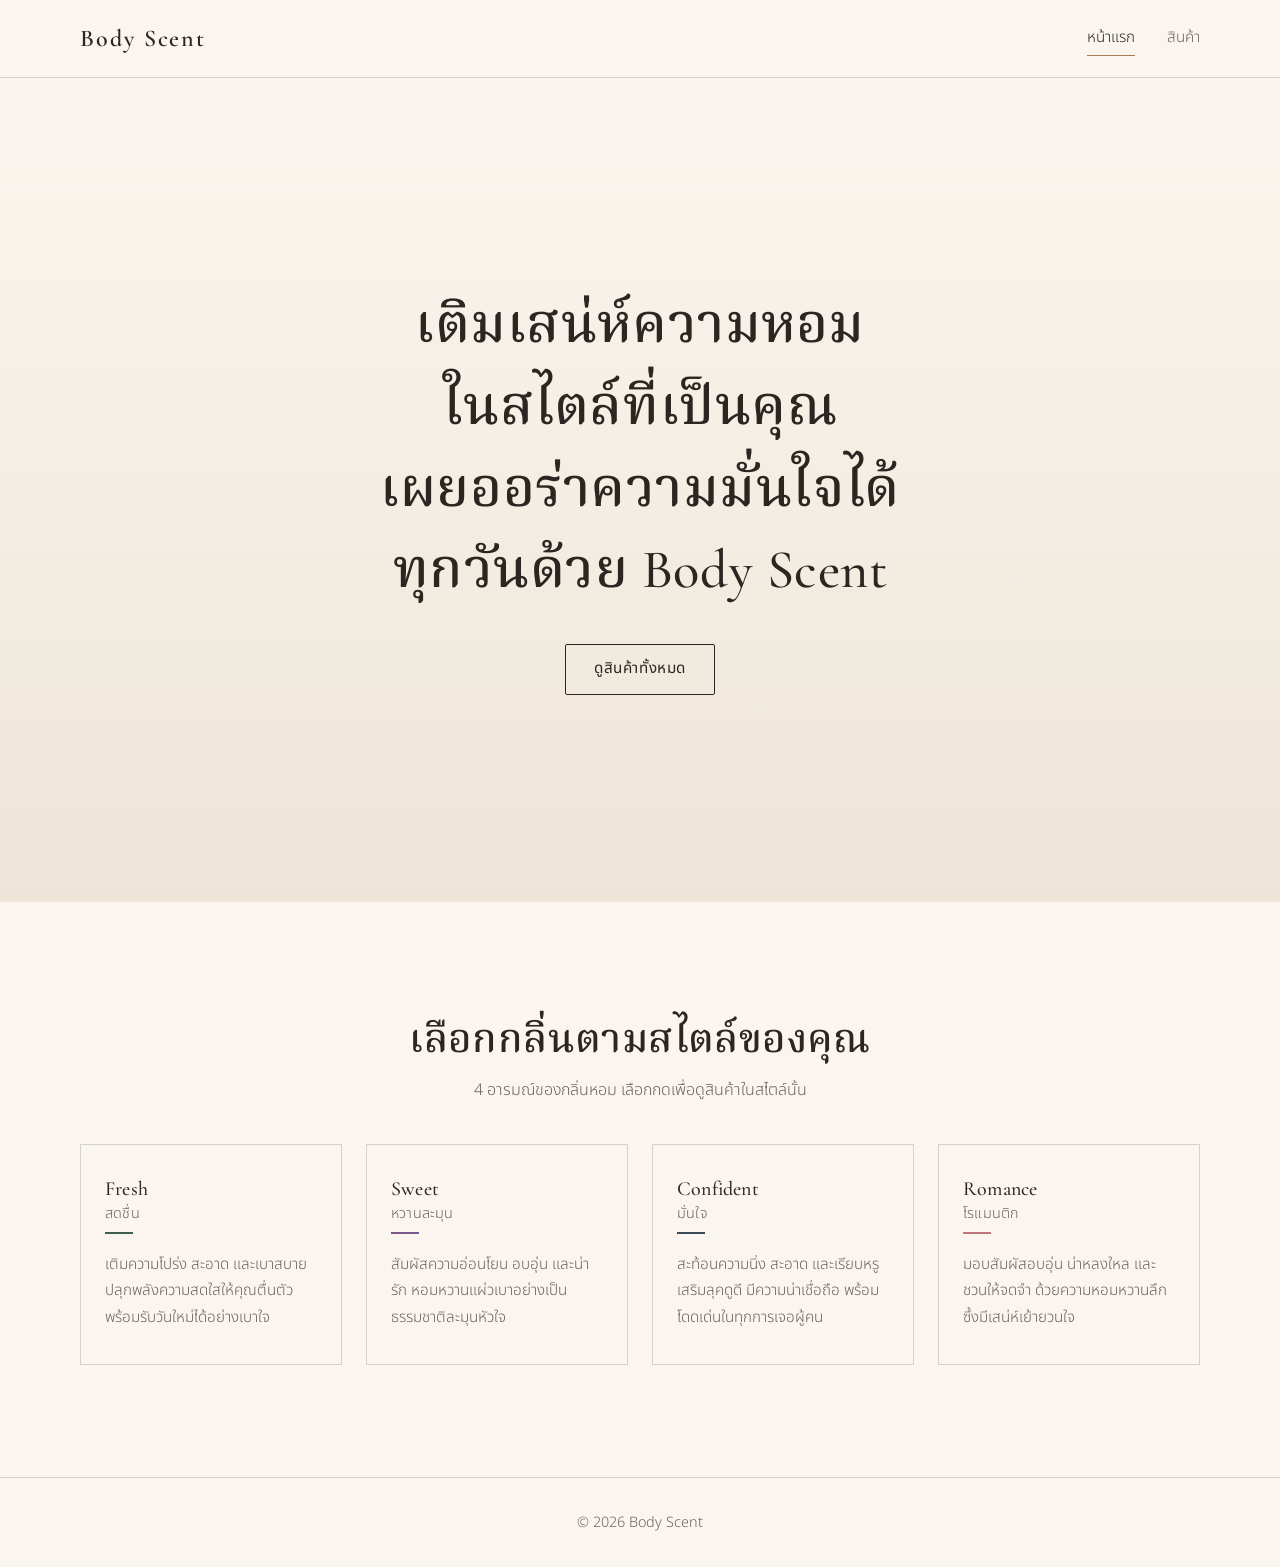
<file: index.html>
<!DOCTYPE html>
<html lang="th">
<head>
  <meta charset="UTF-8">
  <meta name="viewport" content="width=device-width, initial-scale=1">
  <title>Body Scent | น้ำหอมฉีดตัว</title>
  <meta name="description" content="เติมเสน่ห์ความหอมในสไตล์ที่เป็นคุณ เผยออร่าความมั่นใจได้ทุกวันด้วย Body Scent">
  <link rel="stylesheet" href="style.css">
</head>
<body>

  <header class="site-header">
    <div class="container">
      <a class="logo" href="index.html">Body Scent</a>
      <nav class="nav">
        <a class="active" href="index.html">หน้าแรก</a>
        <a href="product.html">สินค้า</a>
      </nav>
    </div>
  </header>

  <main>
    <section class="hero hero--full">
      <div class="container">
        <h1>
          <span>เติมเสน่ห์ความหอมในสไตล์ที่เป็นคุณ</span>
          <span>เผยออร่าความมั่นใจได้ทุกวันด้วย Body Scent</span>
        </h1>
        <a class="btn" href="product.html">ดูสินค้าทั้งหมด</a>
      </div>
    </section>

    <section class="section" id="moods">
      <div class="container">
        <div class="section-title">
          <h2>เลือกกลิ่นตามสไตล์ของคุณ</h2>
          <p>4 อารมณ์ของกลิ่นหอม เลือกกดเพื่อดูสินค้าในสไตล์นั้น</p>
        </div>

        <div class="mood-grid">
          <a class="mood-card" data-mood="fresh" href="product.html?mood=fresh">
            <h3>Fresh <span class="mood-th">สดชื่น</span></h3>
            <p>เติมความโปร่ง สะอาด และเบาสบาย ปลุกพลังความสดใสให้คุณตื่นตัวพร้อมรับวันใหม่ได้อย่างเบาใจ</p>
          </a>

          <a class="mood-card" data-mood="sweet" href="product.html?mood=sweet">
            <h3>Sweet <span class="mood-th">หวานละมุน</span></h3>
            <p>สัมผัสความอ่อนโยน อบอุ่น และน่ารัก หอมหวานแผ่วเบาอย่างเป็นธรรมชาติละมุนหัวใจ</p>
          </a>

          <a class="mood-card" data-mood="confident" href="product.html?mood=confident">
            <h3>Confident <span class="mood-th">มั่นใจ</span></h3>
            <p>สะท้อนความนิ่ง สะอาด และเรียบหรู เสริมลุคดูดี มีความน่าเชื่อถือ พร้อมโดดเด่นในทุกการเจอผู้คน</p>
          </a>

          <a class="mood-card" data-mood="romance" href="product.html?mood=romance">
            <h3>Romance <span class="mood-th">โรแมนติก</span></h3>
            <p>มอบสัมผัสอบอุ่น น่าหลงใหล และชวนให้จดจำ ด้วยความหอมหวานลึกซึ้งมีเสน่ห์เย้ายวนใจ</p>
          </a>
        </div>
      </div>
    </section>
  </main>

  <footer class="site-footer">
    <div class="container">© 2026 Body Scent</div>
  </footer>

  <script src="script.js"></script>
</body>
</html>
</file>
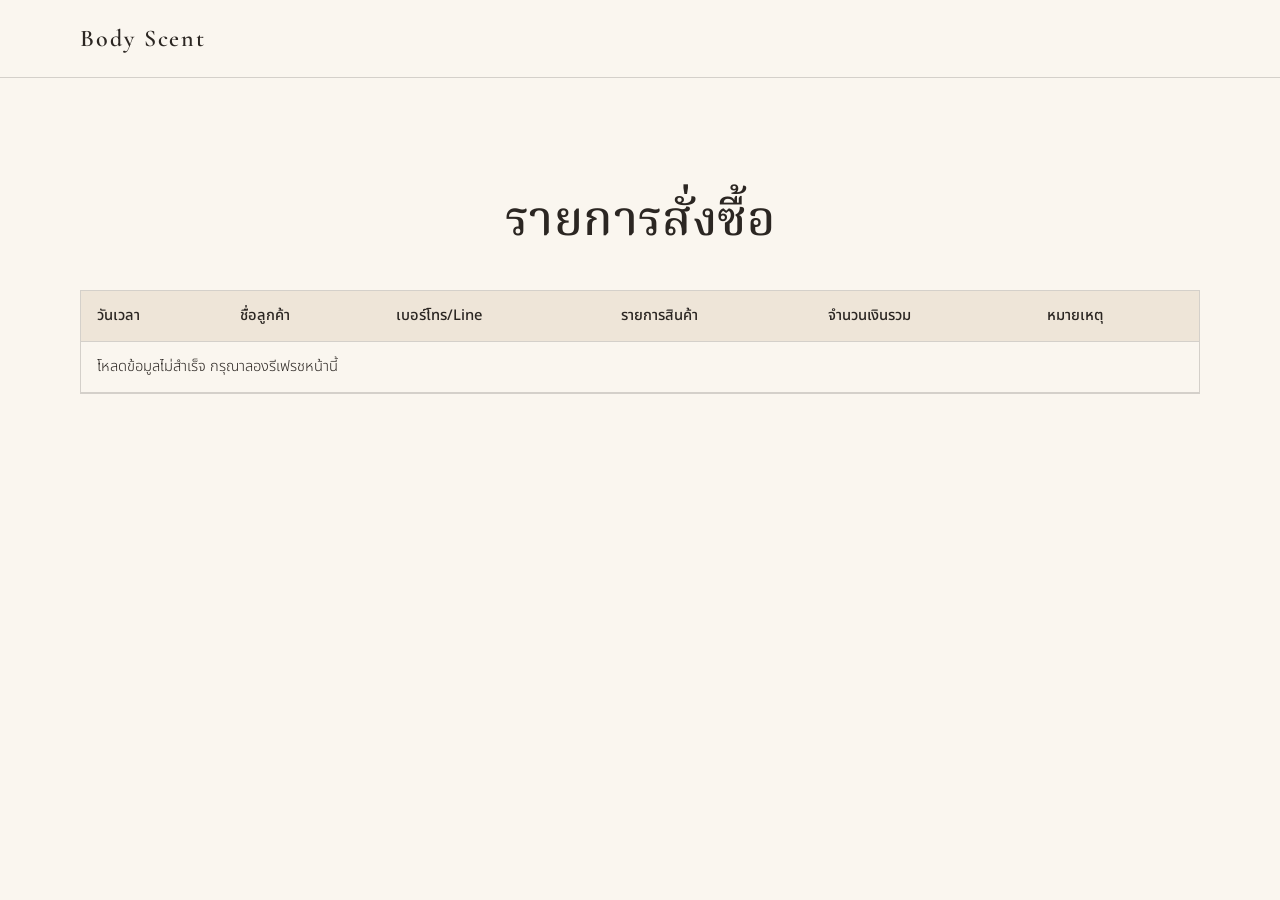
<file: admin.html>
<!DOCTYPE html>
<html lang="th">
<head>
  <meta charset="UTF-8">
  <meta name="viewport" content="width=device-width, initial-scale=1">
  <meta name="robots" content="noindex, nofollow">
  <title>รายการสั่งซื้อ | Body Scent</title>
  <link rel="stylesheet" href="style.css">
</head>
<body>

  <header class="site-header">
    <div class="container">
      <a class="logo" href="index.html">Body Scent</a>
    </div>
  </header>

  <main>
    <section class="section">
      <div class="container">
        <div class="section-title">
          <h1>รายการสั่งซื้อ</h1>
        </div>

        <div class="table-wrap">
          <table id="ordersTable">
            <thead>
              <tr>
                <th>วันเวลา</th>
                <th>ชื่อลูกค้า</th>
                <th>เบอร์โทร/Line</th>
                <th>รายการสินค้า</th>
                <th>จำนวนเงินรวม</th>
                <th>หมายเหตุ</th>
              </tr>
            </thead>
            <tbody></tbody>
          </table>
        </div>
      </div>
    </section>
  </main>

  <script src="script.js"></script>
</body>
</html>
</file>
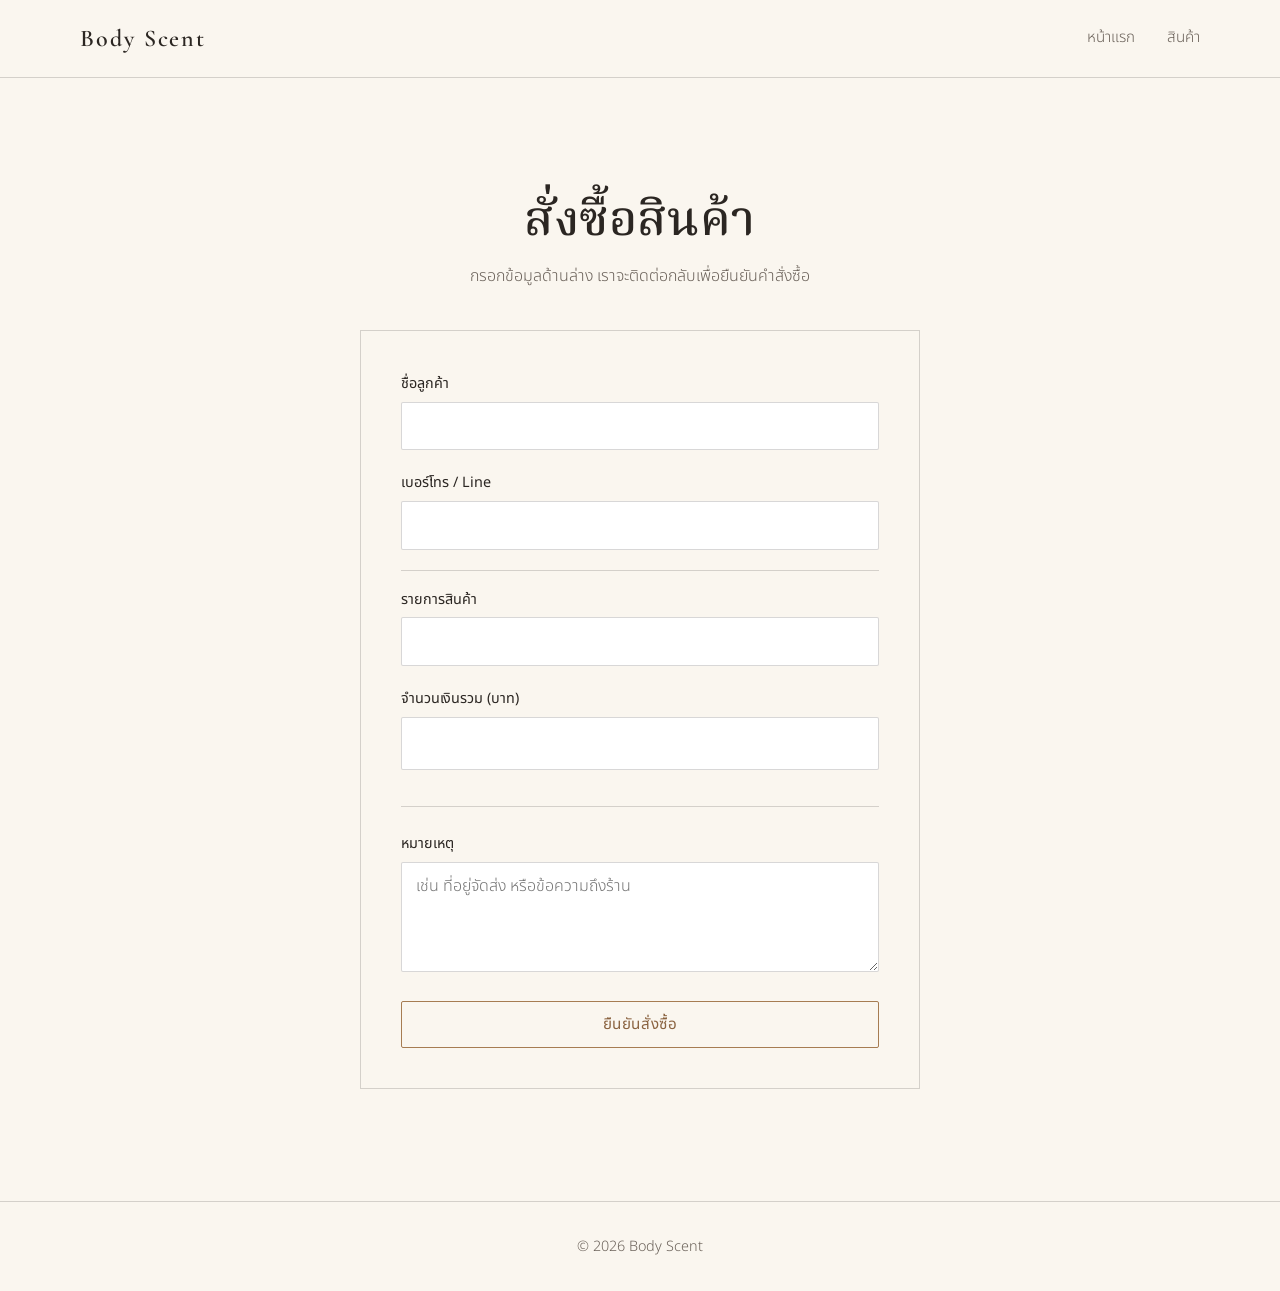
<file: order.html>
<!DOCTYPE html>
<html lang="th">
<head>
  <meta charset="UTF-8">
  <meta name="viewport" content="width=device-width, initial-scale=1">
  <title>สั่งซื้อ | Body Scent</title>
  <link rel="stylesheet" href="style.css">
</head>
<body>

  <header class="site-header">
    <div class="container">
      <a class="logo" href="index.html">Body Scent</a>
      <nav class="nav">
        <a href="index.html">หน้าแรก</a>
        <a href="product.html">สินค้า</a>
      </nav>
    </div>
  </header>

  <main>
    <section class="section">
      <div class="container">
        <div class="section-title">
          <h1>สั่งซื้อสินค้า</h1>
          <p>กรอกข้อมูลด้านล่าง เราจะติดต่อกลับเพื่อยืนยันคำสั่งซื้อ</p>
        </div>

        <div class="form-card">
          <form id="orderForm">
            <div class="field">
              <label for="customerName">ชื่อลูกค้า</label>
              <input type="text" id="customerName" name="customerName" autocomplete="name" required>
            </div>

            <div class="field">
              <label for="contact">เบอร์โทร / Line</label>
              <input type="text" id="contact" name="contact" autocomplete="tel" required>
            </div>

            <div class="summary">
              <div class="field">
                <label for="items">รายการสินค้า</label>
                <input type="text" id="items" name="items" required>
              </div>

              <div class="field">
                <label for="total">จำนวนเงินรวม (บาท)</label>
                <input type="text" id="total" name="total" inputmode="numeric" required>
              </div>
            </div>

            <div class="field">
              <label for="note">หมายเหตุ</label>
              <textarea id="note" name="note" placeholder="เช่น ที่อยู่จัดส่ง หรือข้อความถึงร้าน"></textarea>
            </div>

            <button type="submit" class="btn btn--accent btn--block">ยืนยันสั่งซื้อ</button>
          </form>
        </div>
      </div>
    </section>
  </main>

  <footer class="site-footer">
    <div class="container">© 2026 Body Scent</div>
  </footer>

  <script src="script.js"></script>
</body>
</html>
</file>
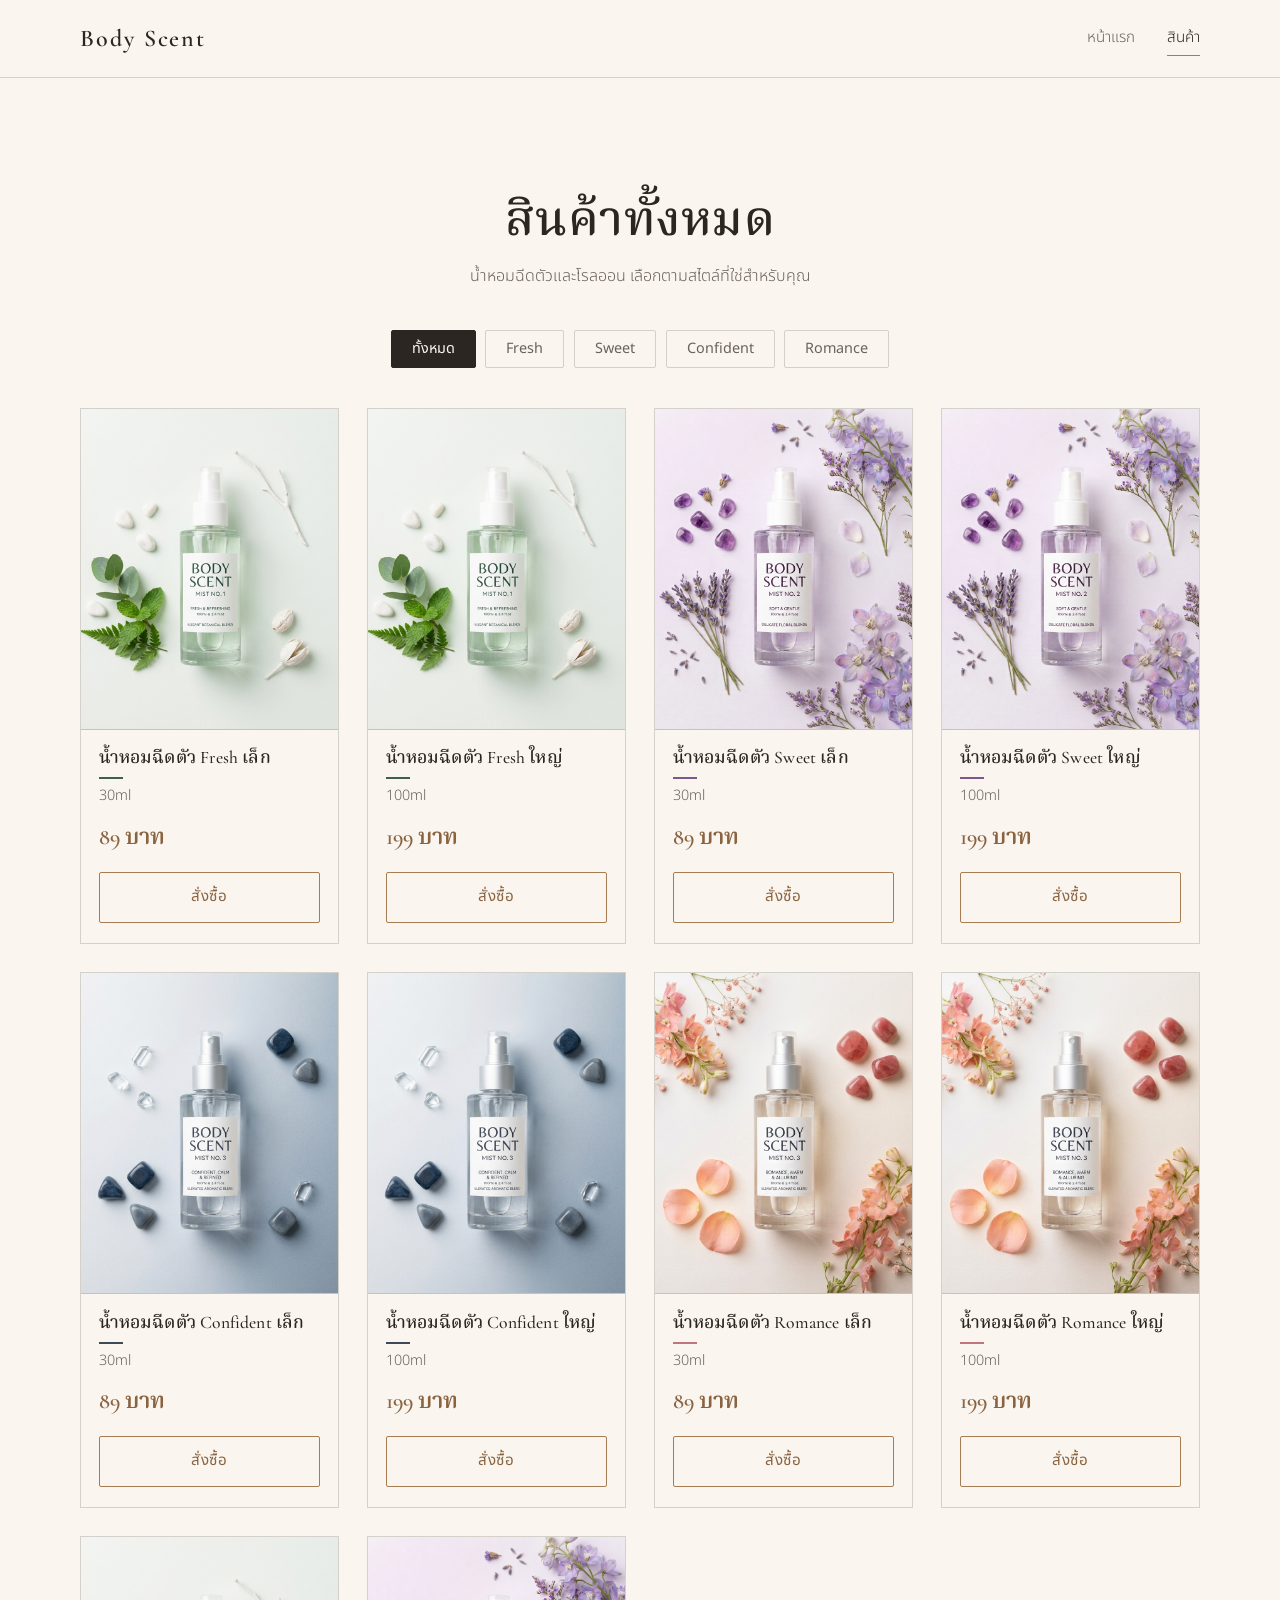
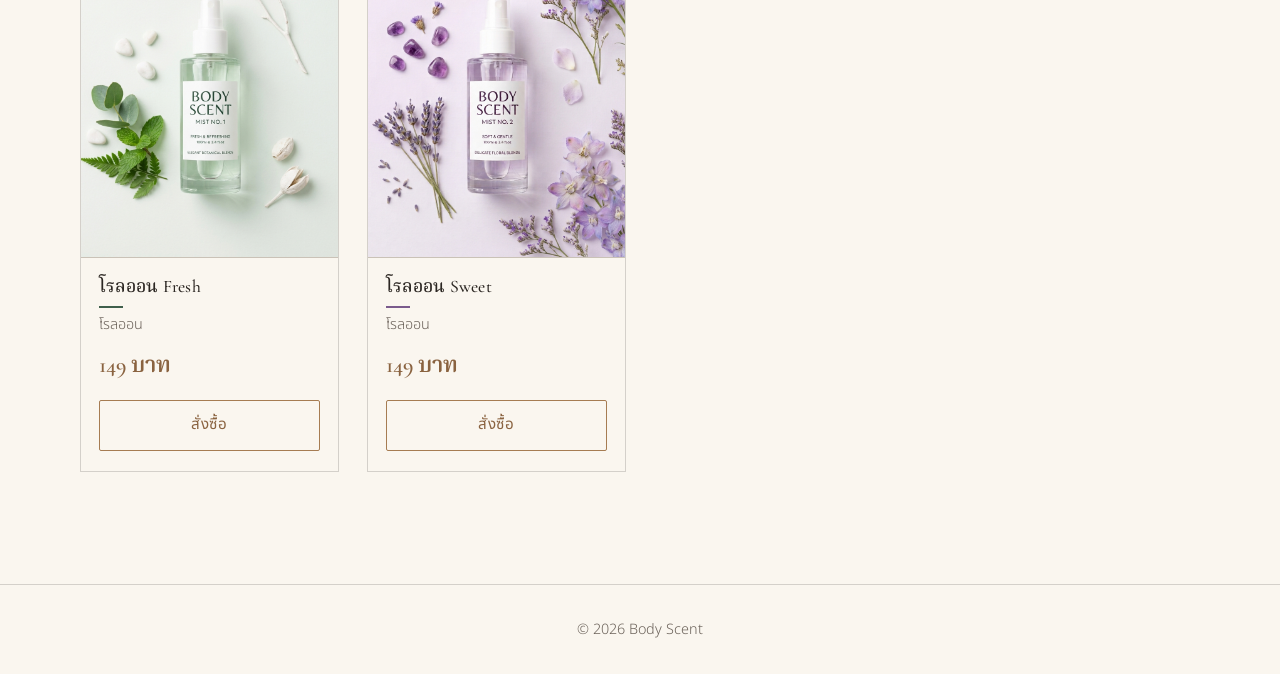
<file: product.html>
<!DOCTYPE html>
<html lang="th">
<head>
  <meta charset="UTF-8">
  <meta name="viewport" content="width=device-width, initial-scale=1">
  <title>สินค้าทั้งหมด | Body Scent</title>
  <link rel="stylesheet" href="style.css">
</head>
<body>

  <header class="site-header">
    <div class="container">
      <a class="logo" href="index.html">Body Scent</a>
      <nav class="nav">
        <a href="index.html">หน้าแรก</a>
        <a class="active" href="product.html">สินค้า</a>
      </nav>
    </div>
  </header>

  <main>
    <section class="section">
      <div class="container">
        <div class="section-title">
          <h1>สินค้าทั้งหมด</h1>
          <p>น้ำหอมฉีดตัวและโรลออน เลือกตามสไตล์ที่ใช่สำหรับคุณ</p>
        </div>

        <div id="filter-bar"></div>
        <div id="product-list"></div>
      </div>
    </section>
  </main>

  <footer class="site-footer">
    <div class="container">© 2026 Body Scent</div>
  </footer>

  <script src="script.js"></script>
</body>
</html>
</file>
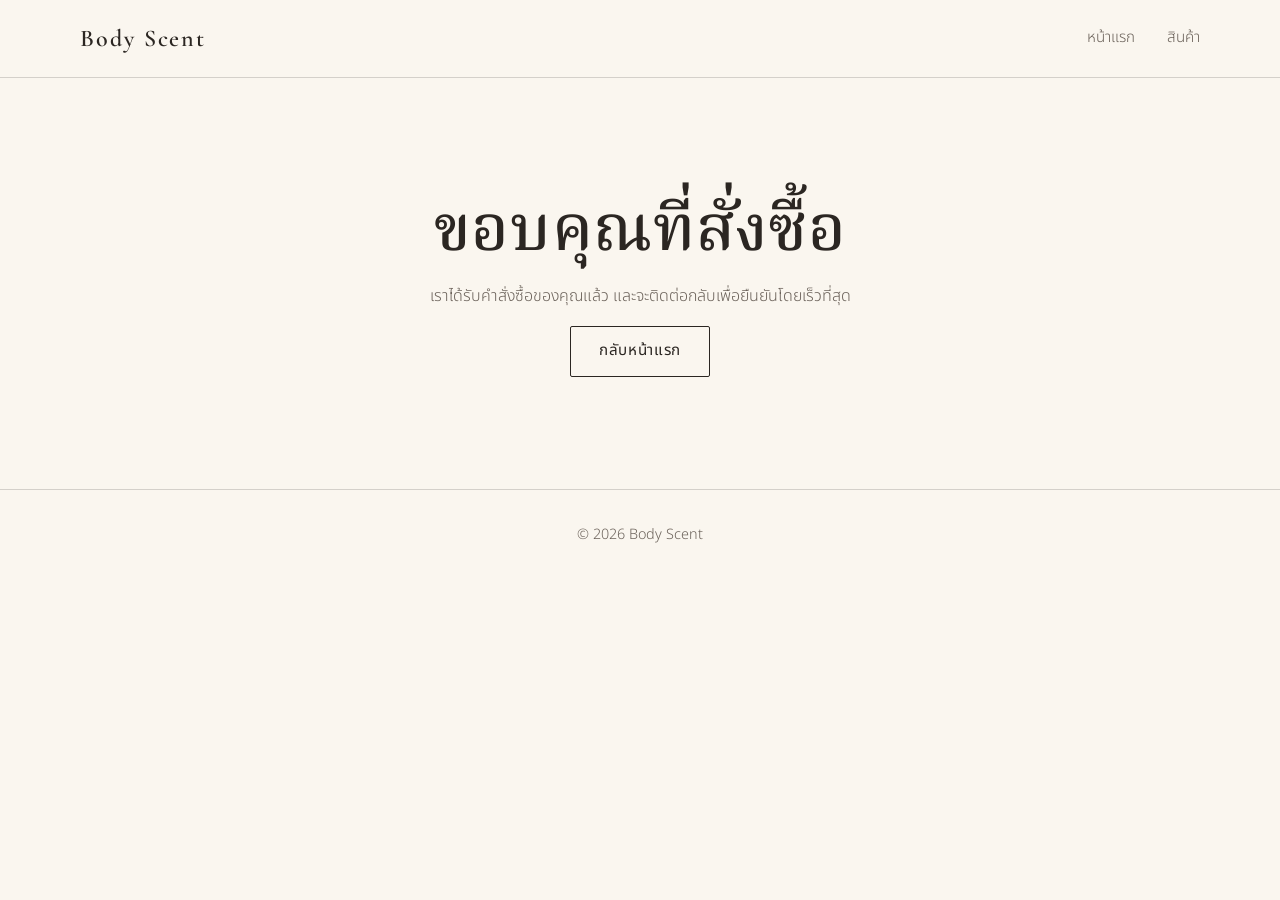
<file: thankyou.html>
<!DOCTYPE html>
<html lang="th">
<head>
  <meta charset="UTF-8">
  <meta name="viewport" content="width=device-width, initial-scale=1">
  <title>ขอบคุณ | Body Scent</title>
  <link rel="stylesheet" href="style.css">
</head>
<body>

  <header class="site-header">
    <div class="container">
      <a class="logo" href="index.html">Body Scent</a>
      <nav class="nav">
        <a href="index.html">หน้าแรก</a>
        <a href="product.html">สินค้า</a>
      </nav>
    </div>
  </header>

  <main>
    <section class="section">
      <div class="container">
        <div class="center-block">
          <h1>ขอบคุณที่สั่งซื้อ</h1>
          <p>เราได้รับคำสั่งซื้อของคุณแล้ว และจะติดต่อกลับเพื่อยืนยันโดยเร็วที่สุด</p>
          <a class="btn" href="index.html">กลับหน้าแรก</a>
        </div>
      </div>
    </section>
  </main>

  <footer class="site-footer">
    <div class="container">© 2026 Body Scent</div>
  </footer>

</body>
</html>
</file>
<file: style.css>
@import url("https://fonts.googleapis.com/css2?family=Cormorant+Garamond:wght@400;500;600&family=Noto+Sans+Thai:wght@300;400;500&family=Noto+Serif+Thai:wght@400;500&display=swap");

:root {
  --cream: #faf6ef;
  --beige: #eee5d8;
  --sand: #d9cbb6;
  --ink: #2b2622;
  --ink-soft: #6b625a;
  --bronze: #a67c52;
  --bronze-dark: #8a6340;
  --line: rgba(43, 38, 34, 0.18);

  --fresh: #3f5f4b;
  --sweet: #7a5a8c;
  --confident: #3e4a57;
  --romance: #c0747c;

  --serif: "Cormorant Garamond", "Noto Serif Thai", Georgia, serif;
  --sans: "Noto Sans Thai", "Helvetica Neue", Arial, sans-serif;
  --radius: 2px;
  --space: clamp(1.25rem, 4vw, 2.5rem);
}

*, *::before, *::after { box-sizing: border-box; }

html { scroll-behavior: smooth; }

body {
  margin: 0;
  background: var(--cream);
  color: var(--ink);
  font-family: var(--sans);
  font-weight: 300;
  font-size: 1rem;
  line-height: 1.75;
}

img { max-width: 100%; display: block; }
a { color: inherit; }

h1, h2, h3 {
  font-family: var(--serif);
  font-weight: 500;
  line-height: 1.25;
  letter-spacing: 0.01em;
  margin: 0 0 0.75rem;
}
h1 { font-size: clamp(2.25rem, 7vw, 4rem); }
h2 { font-size: clamp(1.75rem, 4.5vw, 2.5rem); }
h3 { font-size: 1.25rem; }
p { margin: 0 0 1rem; max-width: 62ch; }

:focus-visible {
  outline: 2px solid var(--bronze);
  outline-offset: 3px;
}

/* ---------- Layout ---------- */
.container {
  width: min(1120px, 100% - 2 * var(--space));
  margin-inline: auto;
}
.section { padding-block: clamp(3.5rem, 9vw, 7rem); }
.section--alt { background: var(--beige); }
.section-title { text-align: center; margin-bottom: 2.5rem; }
.section-title p { margin-inline: auto; color: var(--ink-soft); }

/* ---------- Header / nav ---------- */
.site-header {
  border-bottom: 1px solid var(--line);
  background: var(--cream);
}
.site-header .container {
  display: flex;
  align-items: center;
  justify-content: space-between;
  gap: 1rem;
  padding-block: 1.1rem;
}
.logo {
  font-family: var(--serif);
  font-size: 1.5rem;
  font-weight: 600;
  letter-spacing: 0.08em;
  text-decoration: none;
}
.nav { display: flex; gap: clamp(1rem, 3vw, 2rem); flex-wrap: wrap; }
.nav a {
  text-decoration: none;
  font-size: 0.95rem;
  color: var(--ink-soft);
  padding-block: 0.25rem;
  border-bottom: 1px solid transparent;
  transition: color 0.2s, border-color 0.2s;
}
.nav a:hover,
.nav a.active { color: var(--ink); border-bottom-color: var(--bronze); }

/* ---------- Hero ---------- */
.hero {
  padding-block: clamp(4rem, 12vw, 9rem);
  background: linear-gradient(180deg, var(--cream) 0%, var(--beige) 100%);
}
.hero .container { max-width: 760px; text-align: center; }
.hero p { margin-inline: auto; color: var(--ink-soft); font-size: 1.1rem; }
.hero .btn { margin-top: 1rem; }

/* ---------- Buttons ---------- */
.btn {
  display: inline-block;
  font-family: var(--sans);
  font-size: 0.95rem;
  font-weight: 400;
  letter-spacing: 0.04em;
  text-decoration: none;
  color: var(--ink);
  background: transparent;
  border: 1px solid var(--ink);
  border-radius: var(--radius);
  padding: 0.7rem 1.75rem;
  cursor: pointer;
  transition: background 0.2s, color 0.2s, border-color 0.2s;
}
.btn:hover { background: var(--ink); color: var(--cream); }
.btn--accent { border-color: var(--bronze); color: var(--bronze-dark); }
.btn--accent:hover { background: var(--bronze); border-color: var(--bronze); color: #fff; }
.btn--block { display: block; width: 100%; text-align: center; }

/* ---------- Mood cards (home) ---------- */
.mood-grid {
  display: grid;
  grid-template-columns: repeat(auto-fit, minmax(220px, 1fr));
  gap: 1.5rem;
}
.mood-card {
  --accent: var(--bronze);
  display: block;
  text-decoration: none;
  border: 1px solid var(--line);
  padding: 2rem 1.5rem;
  background: var(--cream);
  transition: border-color 0.2s;
}
.mood-card h3::after {
  content: "";
  display: block;
  width: 28px;
  height: 2px;
  margin-top: 0.6rem;
  background: var(--accent);
}
.mood-card p { color: var(--ink-soft); font-size: 0.95rem; margin: 0; }
.mood-card:hover { border-color: var(--ink); }
.mood-card[data-mood="fresh"]     { --accent: var(--fresh); }
.mood-card[data-mood="sweet"]     { --accent: var(--sweet); }
.mood-card[data-mood="confident"] { --accent: var(--confident); }
.mood-card[data-mood="romance"]   { --accent: var(--romance); }

/* ---------- Filter bar (product.html #filter-bar) ---------- */
#filter-bar {
  display: flex;
  flex-wrap: wrap;
  justify-content: center;
  gap: 0.6rem;
  margin-bottom: 2.5rem;
}
#filter-bar button {
  font-family: var(--sans);
  font-size: 0.9rem;
  font-weight: 400;
  color: var(--ink-soft);
  background: transparent;
  border: 1px solid var(--line);
  border-radius: var(--radius);
  padding: 0.45rem 1.25rem;
  cursor: pointer;
  transition: color 0.2s, border-color 0.2s, background 0.2s;
}
#filter-bar button:hover { border-color: var(--ink); color: var(--ink); }
#filter-bar button.active {
  background: var(--ink);
  border-color: var(--ink);
  color: var(--cream);
}

/* ---------- Product list (product.html #product-list) ---------- */
#product-list {
  display: grid;
  grid-template-columns: repeat(auto-fill, minmax(230px, 1fr));
  gap: 1.75rem;
}
.product-card {
  display: flex;
  flex-direction: column;
  border: 1px solid var(--line);
  background: var(--cream);
  --accent: var(--bronze);
}
.product-card[data-mood="fresh"]     { --accent: var(--fresh); }
.product-card[data-mood="sweet"]     { --accent: var(--sweet); }
.product-card[data-mood="confident"] { --accent: var(--confident); }
.product-card[data-mood="romance"]   { --accent: var(--romance); }

.product-card img {
  width: 100%;
  aspect-ratio: 4 / 5;
  object-fit: cover;
  background: var(--beige);
  border-bottom: 1px solid var(--line);
}
.product-card .card-body {
  display: flex;
  flex-direction: column;
  flex: 1;
  padding: 1.1rem 1.1rem 1.25rem;
}
.product-card h3 {
  font-size: 1.1rem;
  margin-bottom: 0.25rem;
}
.product-card h3::after {
  content: "";
  display: block;
  width: 24px;
  height: 2px;
  margin-top: 0.5rem;
  background: var(--accent);
}
.product-card .size { color: var(--ink-soft); font-size: 0.9rem; margin: 0; }
.product-card .price {
  font-family: var(--serif);
  font-size: 1.4rem;
  font-weight: 600;
  color: var(--bronze-dark);
  margin: 0.5rem 0 1rem;
}
.product-card .btn { margin-top: auto; }
.empty-state { grid-column: 1 / -1; text-align: center; color: var(--ink-soft); }

/* ---------- Forms (order.html) ---------- */
.form-card {
  max-width: 560px;
  margin-inline: auto;
  border: 1px solid var(--line);
  background: var(--cream);
  padding: clamp(1.5rem, 5vw, 2.5rem);
}
.field { margin-bottom: 1.25rem; }
label {
  display: block;
  font-size: 0.9rem;
  font-weight: 400;
  margin-bottom: 0.35rem;
}
input, textarea, select {
  width: 100%;
  font-family: var(--sans);
  font-size: 1rem;
  font-weight: 300;
  color: var(--ink);
  background: #fff;
  border: 1px solid var(--line);
  border-radius: var(--radius);
  padding: 0.7rem 0.85rem;
}
input:focus, textarea:focus, select:focus {
  outline: none;
  border-color: var(--bronze);
  box-shadow: 0 0 0 3px rgba(166, 124, 82, 0.2);
}
textarea { min-height: 110px; resize: vertical; }

#items, #total { margin: 0; }
.summary {
  border-top: 1px solid var(--line);
  border-bottom: 1px solid var(--line);
  padding-block: 1rem;
  margin-bottom: 1.5rem;
}
.summary-row {
  display: flex;
  justify-content: space-between;
  gap: 1rem;
  align-items: baseline;
}
#total {
  font-family: var(--serif);
  font-size: 1.5rem;
  font-weight: 600;
  color: var(--bronze-dark);
}

/* ---------- Thank you ---------- */
.center-block { text-align: center; max-width: 560px; margin-inline: auto; }
.center-block p { margin-inline: auto; color: var(--ink-soft); }

/* ---------- Admin table (admin.html #ordersTable) ---------- */
.table-wrap { overflow-x: auto; border: 1px solid var(--line); }
#ordersTable {
  width: 100%;
  border-collapse: collapse;
  font-size: 0.92rem;
  min-width: 640px;
}
#ordersTable th,
#ordersTable td {
  text-align: left;
  padding: 0.75rem 1rem;
  border-bottom: 1px solid var(--line);
  vertical-align: top;
}
#ordersTable th {
  font-weight: 500;
  background: var(--beige);
  white-space: nowrap;
}
#ordersTable tbody tr:hover { background: rgba(217, 203, 182, 0.25); }

/* ---------- Footer ---------- */
.site-footer {
  border-top: 1px solid var(--line);
  padding-block: 2rem;
  text-align: center;
  color: var(--ink-soft);
  font-size: 0.9rem;
}

/* ---------- Mobile ---------- */
@media (max-width: 600px) {
  .site-header .container { flex-direction: column; gap: 0.6rem; }
  #product-list { grid-template-columns: repeat(2, 1fr); gap: 1rem; }
  .product-card .card-body { padding: 0.85rem; }
  .product-card h3 { font-size: 1rem; }
}
@media (max-width: 360px) {
  #product-list { grid-template-columns: 1fr; }
}

@media (prefers-reduced-motion: reduce) {
  html { scroll-behavior: auto; }
  * { transition: none !important; }
}

/* ---------- Additions for index.html / product.html ---------- */
.hero--full {
  min-height: calc(100svh - 76px);
  display: flex;
  align-items: center;
}
.hero--full h1 {
  font-size: clamp(1.9rem, 5.2vw, 3.4rem);
  line-height: 1.5;
  margin-bottom: 2rem;
  text-wrap: balance;
}
.hero--full h1 span { display: block; }
.hero--full .btn { margin-top: 0; }

.mood-card h3 { margin-bottom: 1.1rem; }
.mood-card .mood-th {
  display: block;
  font-family: var(--sans);
  font-size: 0.9rem;
  font-weight: 300;
  color: var(--ink-soft);
  margin-top: 0.15rem;
}

.section-title h1 { font-size: clamp(2rem, 5vw, 3rem); }
</file>
